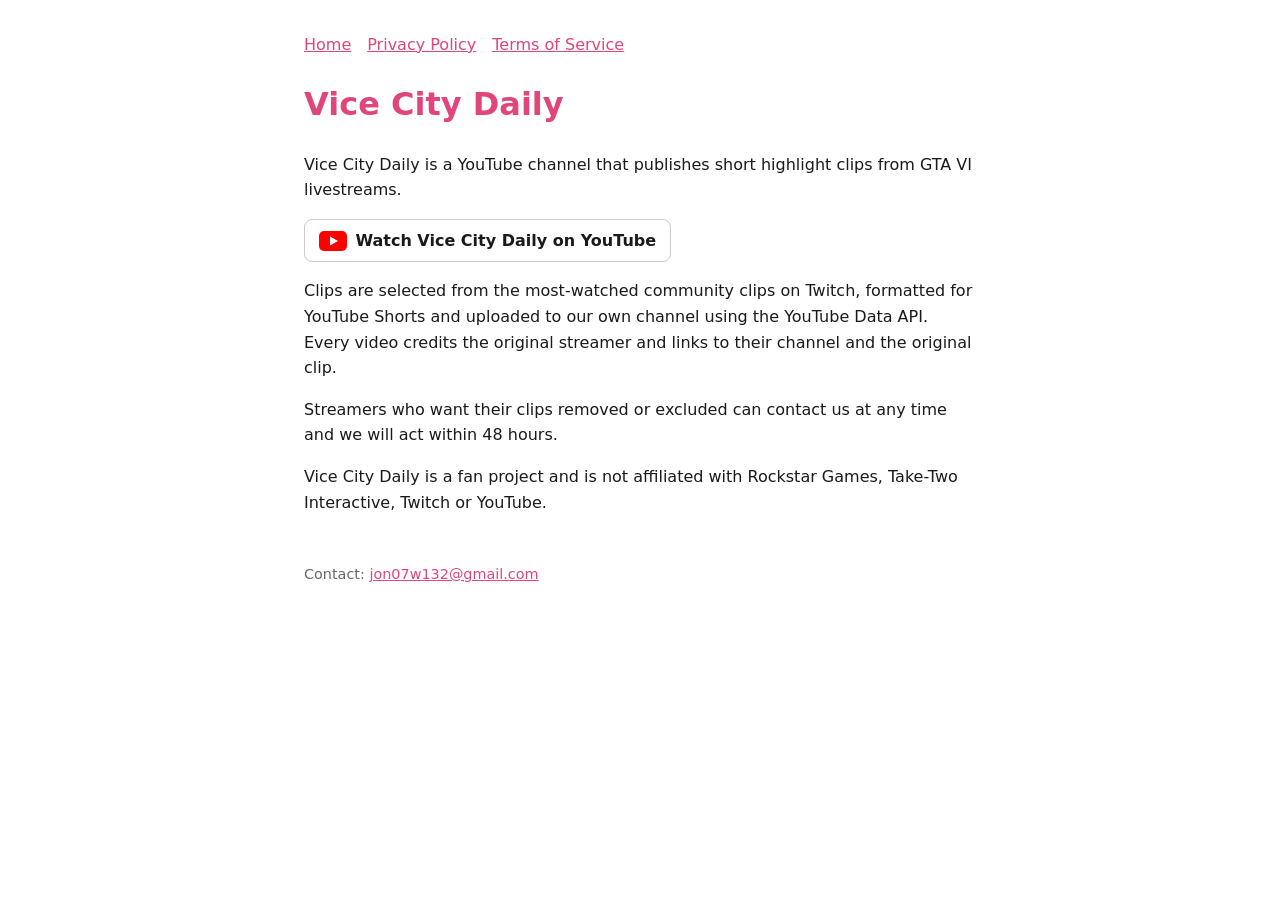
<file: index.html>
<!doctype html>
<html lang="en"><head><meta charset="utf-8"><meta name="viewport" content="width=device-width,initial-scale=1"><title>Vice City Daily</title><link rel="stylesheet" href="style.css"></head><body>
<nav><a href="./">Home</a><a href="privacy.html">Privacy Policy</a><a href="terms.html">Terms of Service</a></nav>
<h1>Vice City Daily</h1>
<p>Vice City Daily is a YouTube channel that publishes short highlight clips from GTA VI livestreams.</p>
<p><a class="yt" href="https://www.youtube.com/channel/UCemmfBbevCkRFsvzOVeSn4w"><svg viewBox="0 0 28 20" width="28" height="20" aria-hidden="true"><rect width="28" height="20" rx="5" fill="#FF0000"/><path d="M11 5.5v9l8-4.5z" fill="#fff"/></svg> Watch Vice City Daily on YouTube</a></p>
<p>Clips are selected from the most-watched community clips on Twitch, formatted for YouTube Shorts and uploaded to our own channel using the YouTube Data API. Every video credits the original streamer and links to their channel and the original clip.</p>
<p>Streamers who want their clips removed or excluded can contact us at any time and we will act within 48 hours.</p>
<p>Vice City Daily is a fan project and is not affiliated with Rockstar Games, Take-Two Interactive, Twitch or YouTube.</p>
<footer>Contact: <a href="mailto:jon07w132@gmail.com">jon07w132@gmail.com</a></footer>
</body></html>
</file>
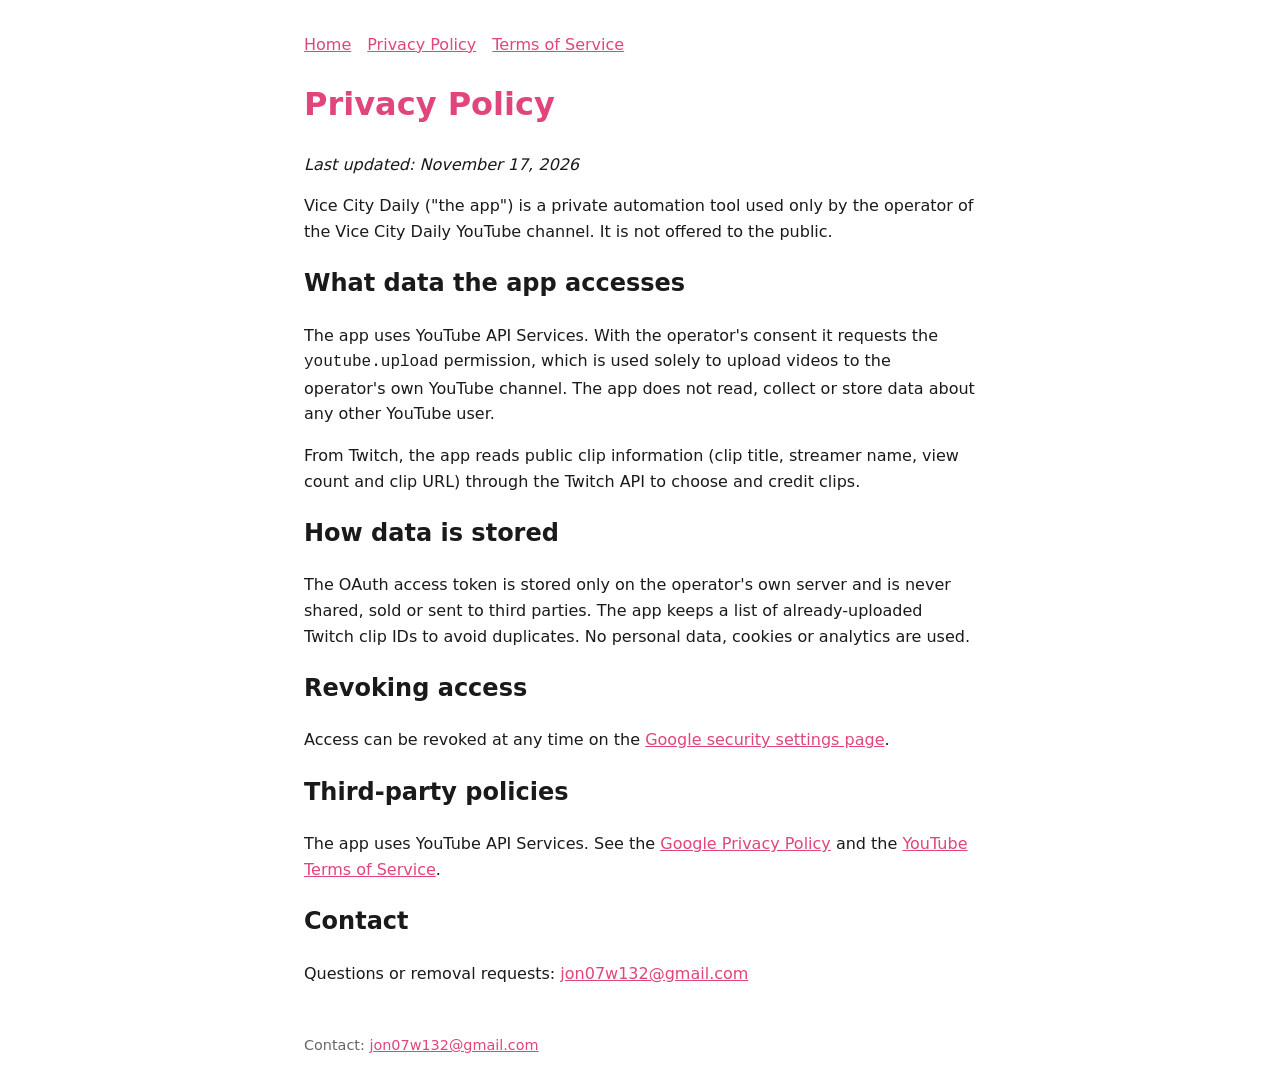
<file: privacy.html>
<!doctype html>
<html lang="en"><head><meta charset="utf-8"><meta name="viewport" content="width=device-width,initial-scale=1"><title>Privacy Policy – Vice City Daily</title><link rel="stylesheet" href="style.css"></head><body>
<nav><a href="./">Home</a><a href="privacy.html">Privacy Policy</a><a href="terms.html">Terms of Service</a></nav>
<h1>Privacy Policy</h1>
<p><em>Last updated: November 17, 2026</em></p>
<p>Vice City Daily ("the app") is a private automation tool used only by the operator of the Vice City Daily YouTube channel. It is not offered to the public.</p>
<h2>What data the app accesses</h2>
<p>The app uses YouTube API Services. With the operator&#39;s consent it requests the <code>youtube.upload</code> permission, which is used solely to upload videos to the operator&#39;s own YouTube channel. The app does not read, collect or store data about any other YouTube user.</p>
<p>From Twitch, the app reads public clip information (clip title, streamer name, view count and clip URL) through the Twitch API to choose and credit clips.</p>
<h2>How data is stored</h2>
<p>The OAuth access token is stored only on the operator&#39;s own server and is never shared, sold or sent to third parties. The app keeps a list of already-uploaded Twitch clip IDs to avoid duplicates. No personal data, cookies or analytics are used.</p>
<h2>Revoking access</h2>
<p>Access can be revoked at any time on the <a href="https://myaccount.google.com/permissions">Google security settings page</a>.</p>
<h2>Third-party policies</h2>
<p>The app uses YouTube API Services. See the <a href="https://policies.google.com/privacy">Google Privacy Policy</a> and the <a href="https://www.youtube.com/t/terms">YouTube Terms of Service</a>.</p>
<h2>Contact</h2>
<p>Questions or removal requests: <a href="mailto:jon07w132@gmail.com">jon07w132@gmail.com</a></p>
<footer>Contact: <a href="mailto:jon07w132@gmail.com">jon07w132@gmail.com</a></footer>
</body></html>
</file>
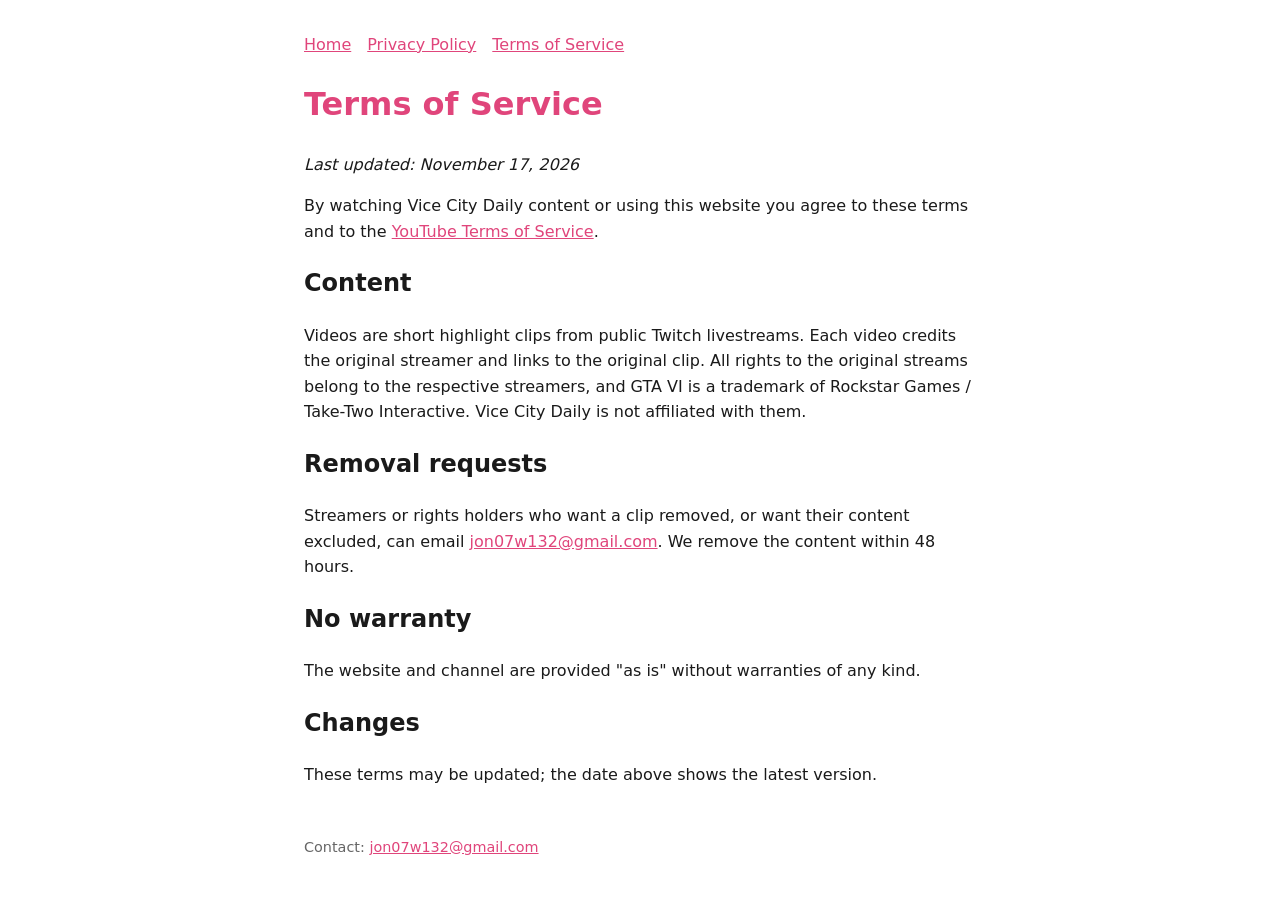
<file: terms.html>
<!doctype html>
<html lang="en"><head><meta charset="utf-8"><meta name="viewport" content="width=device-width,initial-scale=1"><title>Terms of Service – Vice City Daily</title><link rel="stylesheet" href="style.css"></head><body>
<nav><a href="./">Home</a><a href="privacy.html">Privacy Policy</a><a href="terms.html">Terms of Service</a></nav>
<h1>Terms of Service</h1>
<p><em>Last updated: November 17, 2026</em></p>
<p>By watching Vice City Daily content or using this website you agree to these terms and to the <a href="https://www.youtube.com/t/terms">YouTube Terms of Service</a>.</p>
<h2>Content</h2>
<p>Videos are short highlight clips from public Twitch livestreams. Each video credits the original streamer and links to the original clip. All rights to the original streams belong to the respective streamers, and GTA VI is a trademark of Rockstar Games / Take-Two Interactive. Vice City Daily is not affiliated with them.</p>
<h2>Removal requests</h2>
<p>Streamers or rights holders who want a clip removed, or want their content excluded, can email <a href="mailto:jon07w132@gmail.com">jon07w132@gmail.com</a>. We remove the content within 48 hours.</p>
<h2>No warranty</h2>
<p>The website and channel are provided "as is" without warranties of any kind.</p>
<h2>Changes</h2>
<p>These terms may be updated; the date above shows the latest version.</p>
<footer>Contact: <a href="mailto:jon07w132@gmail.com">jon07w132@gmail.com</a></footer>
</body></html>
</file>
<file: style.css>
:root{--bg:#fff;--fg:#1a1a1a;--muted:#666;--accent:#e0457b}
@media (prefers-color-scheme:dark){:root{--bg:#121212;--fg:#eee;--muted:#aaa}}
body{background:var(--bg);color:var(--fg);font:16px/1.6 system-ui,sans-serif;max-width:42rem;margin:0 auto;padding:2rem 1rem}
h1{color:var(--accent)}a{color:var(--accent)}nav a{margin-right:1rem}footer{color:var(--muted);margin-top:3rem;font-size:.9rem}
.yt{display:inline-flex;align-items:center;gap:.5rem;padding:.5rem .9rem;border:1px solid #ccc;border-radius:8px;text-decoration:none;color:var(--fg);font-weight:600}
</file>
